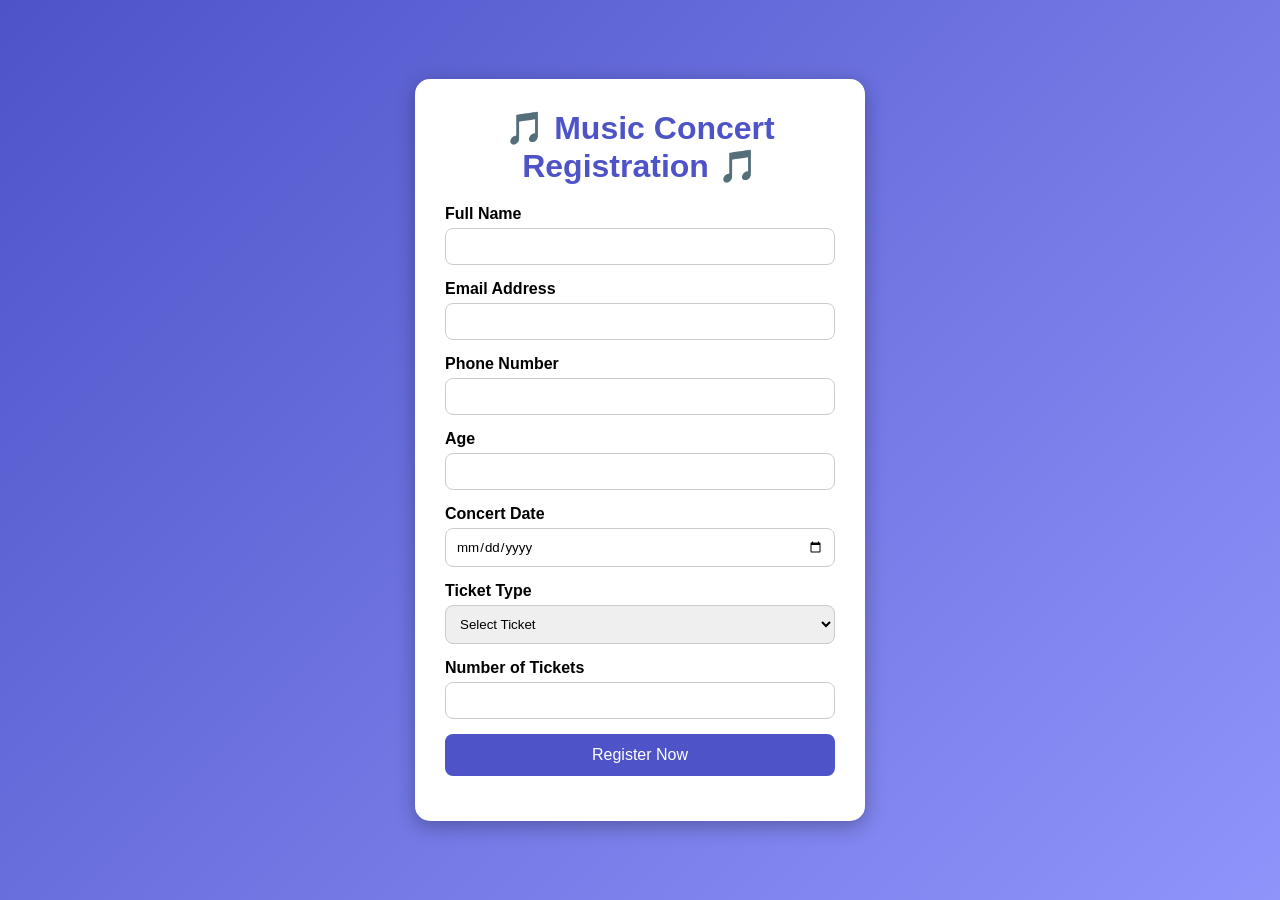
<file: Experiment 10 case study/index.html>
<!DOCTYPE html>
<html lang="en">
<head>
    <meta charset="UTF-8">
    <meta name="viewport" content="width=device-width, initial-scale=1.0">
    <title>Music Concert Registration</title>
    <link rel="stylesheet" href="style.css">
</head>
<body>

    <div class="container">
        <h1>🎵 Music Concert Registration 🎵</h1>

        <form id="concertForm">
            <div class="form-group">
                <label>Full Name</label>
                <input type="text" id="name" required>
            </div>

            <div class="form-group">
                <label>Email Address</label>
                <input type="email" id="email" required>
            </div>

            <div class="form-group">
                <label>Phone Number</label>
                <input type="tel" id="phone" required>
            </div>

            <div class="form-group">
                <label>Age</label>
                <input type="number" id="age" min="10" max="100" required>
            </div>

            <div class="form-group">
                <label>Concert Date</label>
                <input type="date" id="date" required>
            </div>

            <div class="form-group">
                <label>Ticket Type</label>
                <select id="ticket" required>
                    <option value="">Select Ticket</option>
                    <option>General Admission</option>
                    <option>VIP</option>
                    <option>Premium</option>
                </select>
            </div>

            <div class="form-group">
                <label>Number of Tickets</label>
                <input type="number" id="tickets" min="1" max="10" required>
            </div>

            <button type="submit">Register Now</button>
        </form>

        <div id="message"></div>
    </div>

    <script src="script.js"></script>
</body>
</html>
</file>
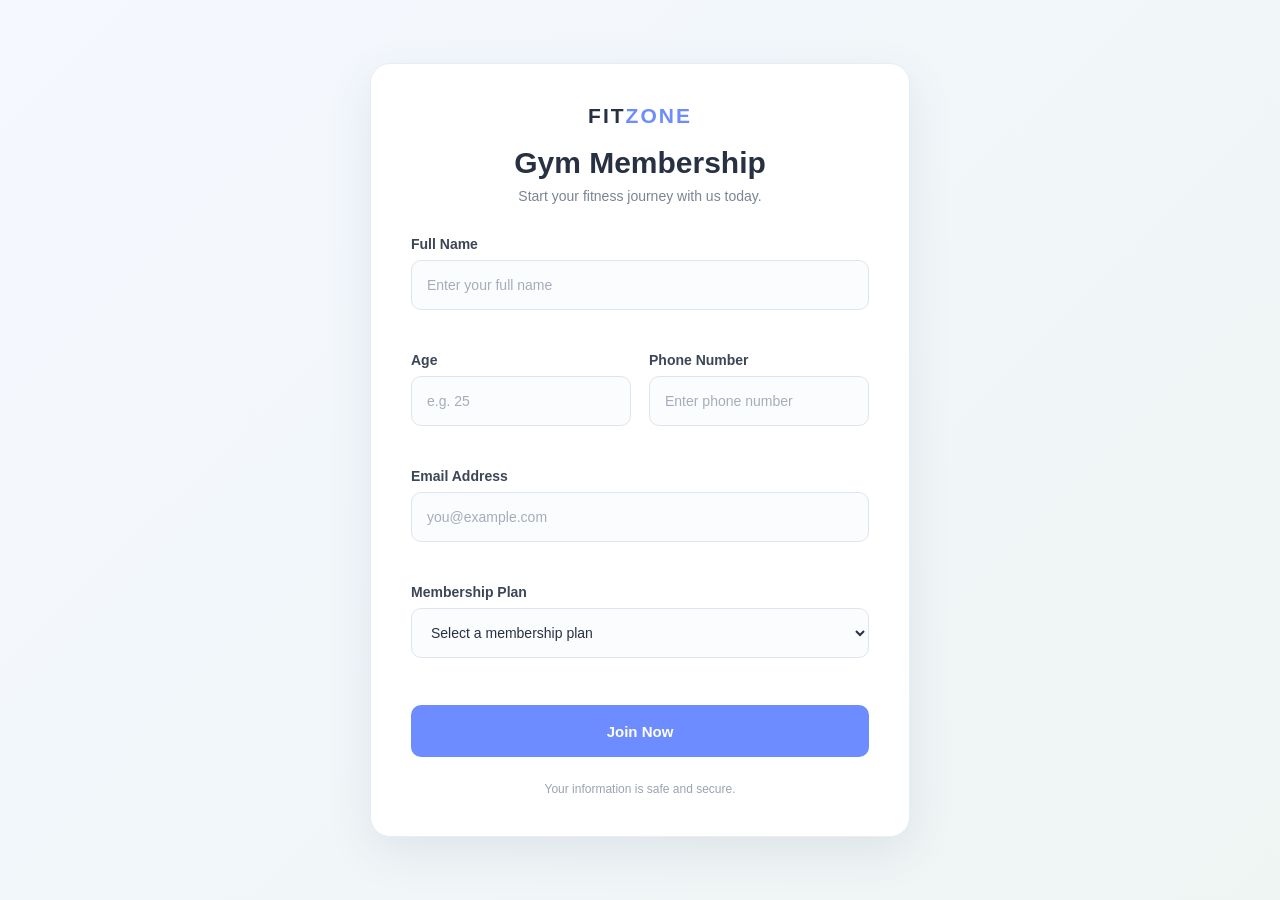
<file: Experiment 8/index.html>
<!DOCTYPE html>
<html lang="en">
<head>
    <meta charset="UTF-8">
    <meta name="viewport" content="width=device-width, initial-scale=1.0">

    <title>Gym Membership Form</title>

    <link rel="stylesheet" href="style.css">
</head>

<body>

    <main class="page-container">

        <section class="membership-card">

            <div class="form-header">
                <div class="logo">FIT<span>ZONE</span></div>
                <h1>Gym Membership</h1>
                <p>Start your fitness journey with us today.</p>
            </div>

            <form id="membershipForm" novalidate>

                <!-- Name -->
                <div class="form-group">
                    <label for="name">Full Name</label>
                    <input
                        type="text"
                        id="name"
                        name="name"
                        placeholder="Enter your full name"
                        autocomplete="name"
                        required
                    >
                    <small class="error-message" id="nameError"></small>
                </div>

                <!-- Age -->
                <div class="form-row">

                    <div class="form-group">
                        <label for="age">Age</label>
                        <input
                            type="number"
                            id="age"
                            name="age"
                            placeholder="e.g. 25"
                            min="16"
                            max="100"
                            required
                        >
                        <small class="error-message" id="ageError"></small>
                    </div>

                    <!-- Phone -->
                    <div class="form-group">
                        <label for="phone">Phone Number</label>
                        <input
                            type="tel"
                            id="phone"
                            name="phone"
                            placeholder="Enter phone number"
                            autocomplete="tel"
                            required
                        >
                        <small class="error-message" id="phoneError"></small>
                    </div>

                </div>

                <!-- Email -->
                <div class="form-group">
                    <label for="email">Email Address</label>
                    <input
                        type="email"
                        id="email"
                        name="email"
                        placeholder="you@example.com"
                        autocomplete="email"
                        required
                    >
                    <small class="error-message" id="emailError"></small>
                </div>

                <!-- Membership Plan -->
                <div class="form-group">
                    <label for="membershipPlan">Membership Plan</label>

                    <select id="membershipPlan" name="membershipPlan" required>
                        <option value="">Select a membership plan</option>
                        <option value="Basic">Basic — ₹999 / Month</option>
                        <option value="Standard">Standard — ₹1,499 / Month</option>
                        <option value="Premium">Premium — ₹1,999 / Month</option>
                        <option value="Annual">Annual — ₹19,999 / Year</option>
                    </select>

                    <small class="error-message" id="planError"></small>
                </div>

                <button type="submit" class="submit-btn">
                    Join Now
                </button>

                <div id="successMessage" class="success-message">
                    Membership application submitted successfully!
                </div>

            </form>

            <p class="form-footer">
                Your information is safe and secure.
            </p>

        </section>

    </main>

    <script src="script.js"></script>

</body>
</html>
</file>
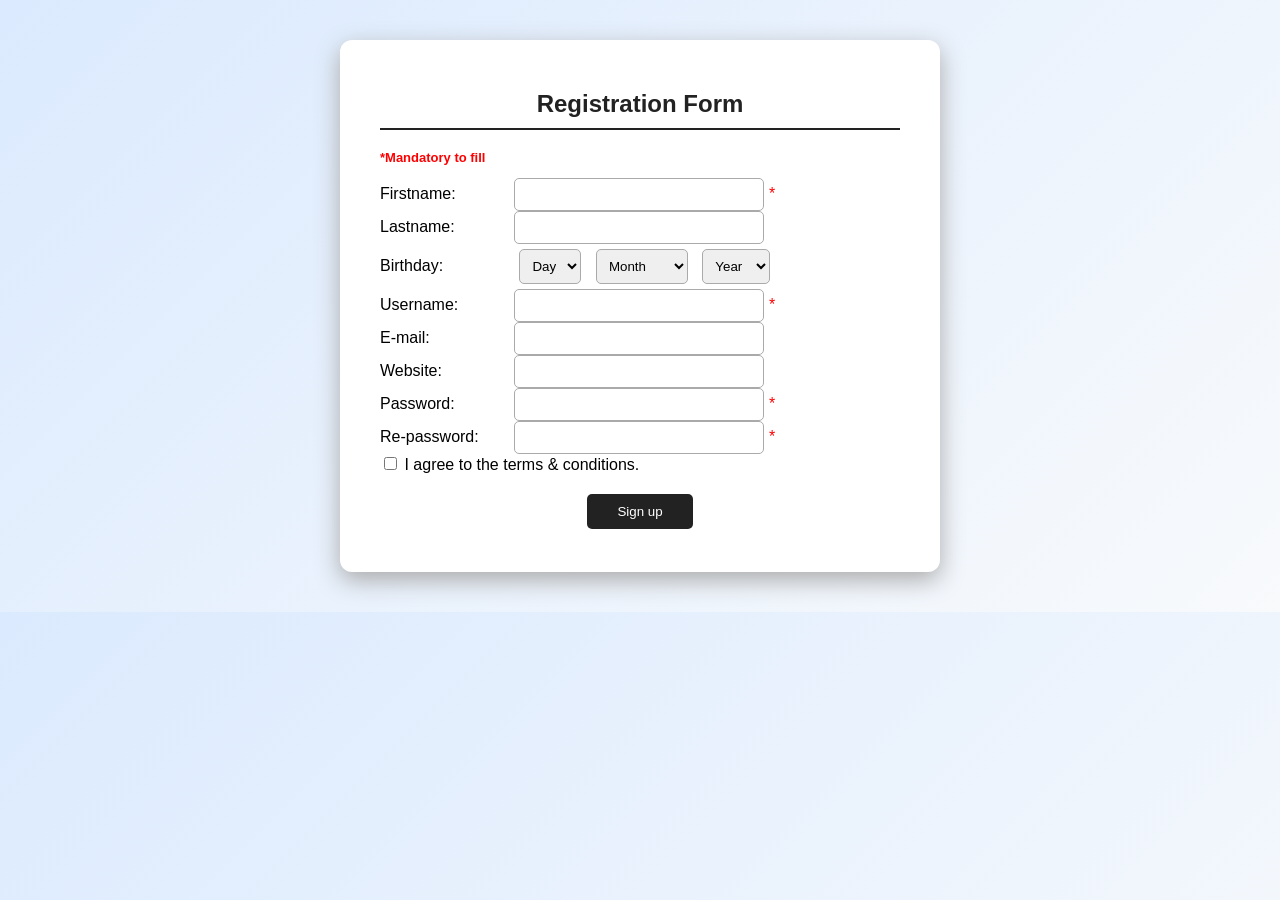
<file: expt 7/index.html>
<!DOCTYPE html>
<html>
<head>
    <title>Registration Form</title>
    <link rel="stylesheet" href="style.css">
</head>

<body>

<form id="myForm">

    <h2>Registration Form</h2>
    <p>*Mandatory to fill</p>

    <label>Firstname:</label>
    <input type="text" id="fname">
    <span>*</span><br>

    <label>Lastname:</label>
    <input type="text" id="lname"><br>

    <label>Birthday:</label>
    <select id="day">
        <option>Day</option>
        <option>1</option>
        <option>2</option>
        <option>3</option>
        <option>4</option>
        <option>5</option>
    </select>

    <select id="month">
        <option>Month</option>
        <option>January</option>
        <option>February</option>
        <option>March</option>
    </select>

    <select id="year">
        <option>Year</option>
        <option>2000</option>
        <option>2001</option>
        <option>2002</option>
    </select>
    <br>

    <label>Username:</label>
    <input type="text" id="user">
    <span>*</span><br>

    <label>E-mail:</label>
    <input type="text" id="email"><br>

    <label>Website:</label>
    <input type="text" id="website"><br>

    <label>Password:</label>
    <input type="password" id="pass">
    <span>*</span><br>

    <label>Re-password:</label>
    <input type="password" id="repass">
    <span>*</span><br>

    <input type="checkbox" id="terms">
    I agree to the terms & conditions.<br>

    <button type="submit">Sign up</button>

    <p id="message"></p>

</form>

<script src="script.js"></script>

</body>
</html>
</file>
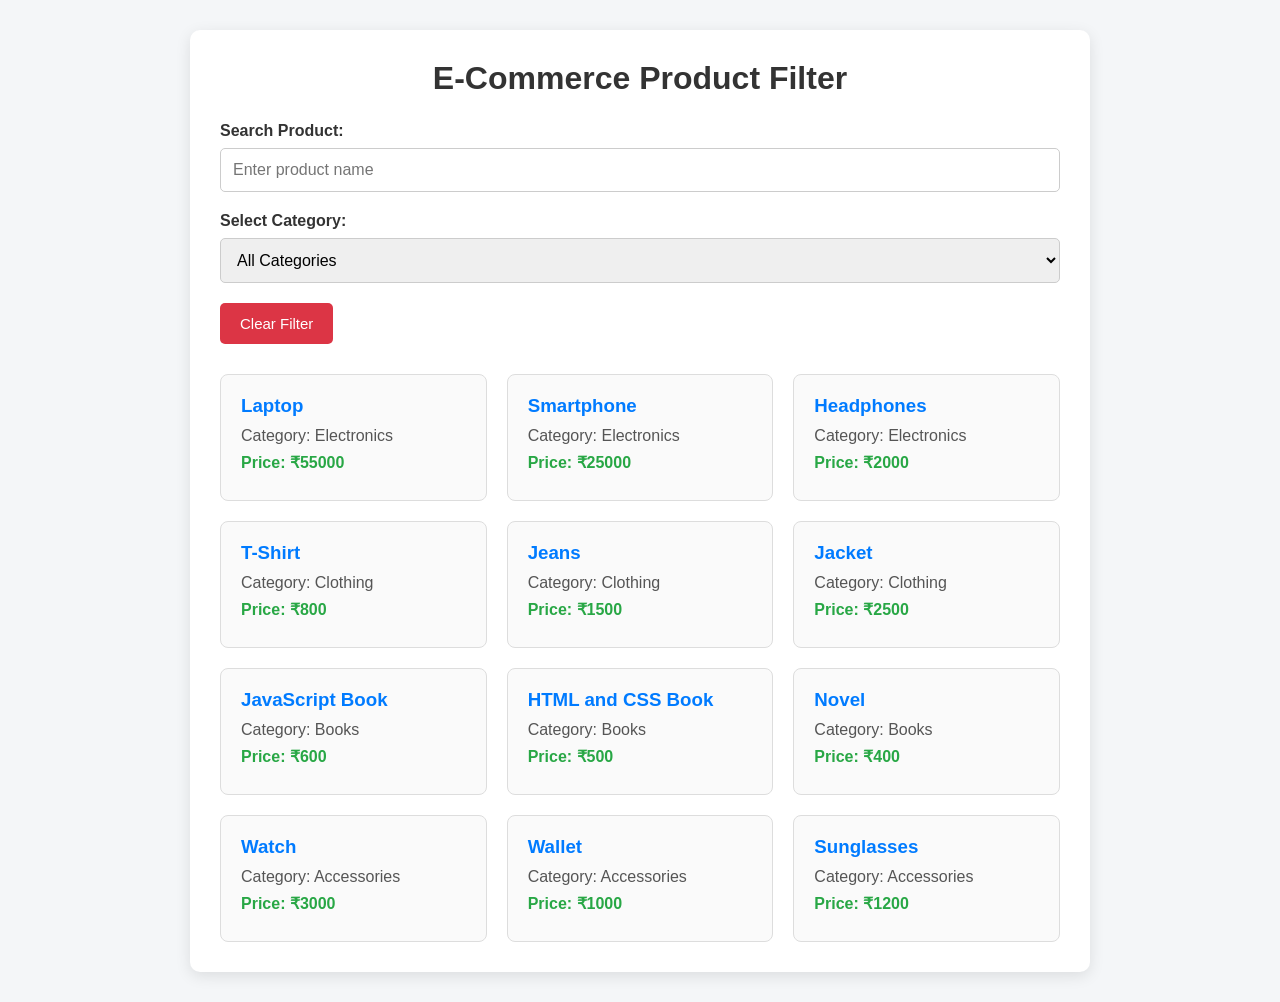
<file: Experiment 8/Experiment 8 case studies/index.html>
<!DOCTYPE html>
<html lang="en">
<head>
    <meta charset="UTF-8">
    <meta name="viewport" content="width=device-width, initial-scale=1.0">
    <title>E-Commerce Product Filter</title>

    <!-- CSS File -->
    <link rel="stylesheet" href="style.css">
</head>

<body>

    <div class="container">
        <h1>E-Commerce Product Filter</h1>

        <!-- Search Form -->
        <form id="filterForm">

            <div class="filter-section">
                <label for="searchBox">Search Product:</label>
                <input
                    type="text"
                    id="searchBox"
                    placeholder="Enter product name"
                >
                <p id="errorMessage"></p>
            </div>

            <div class="filter-section">
                <label for="category">Select Category:</label>

                <select id="category">
                    <option value="all">All Categories</option>
                    <option value="Electronics">Electronics</option>
                    <option value="Clothing">Clothing</option>
                    <option value="Books">Books</option>
                    <option value="Accessories">Accessories</option>
                </select>
            </div>

            <button type="button" id="clearBtn">
                Clear Filter
            </button>

        </form>

        <!-- Products -->
        <div id="productList" class="products"></div>

        <p id="noProducts">No products found</p>
    </div>

    <!-- JavaScript File -->
    <script src="script.js"></script>

</body>
</html>
</file>
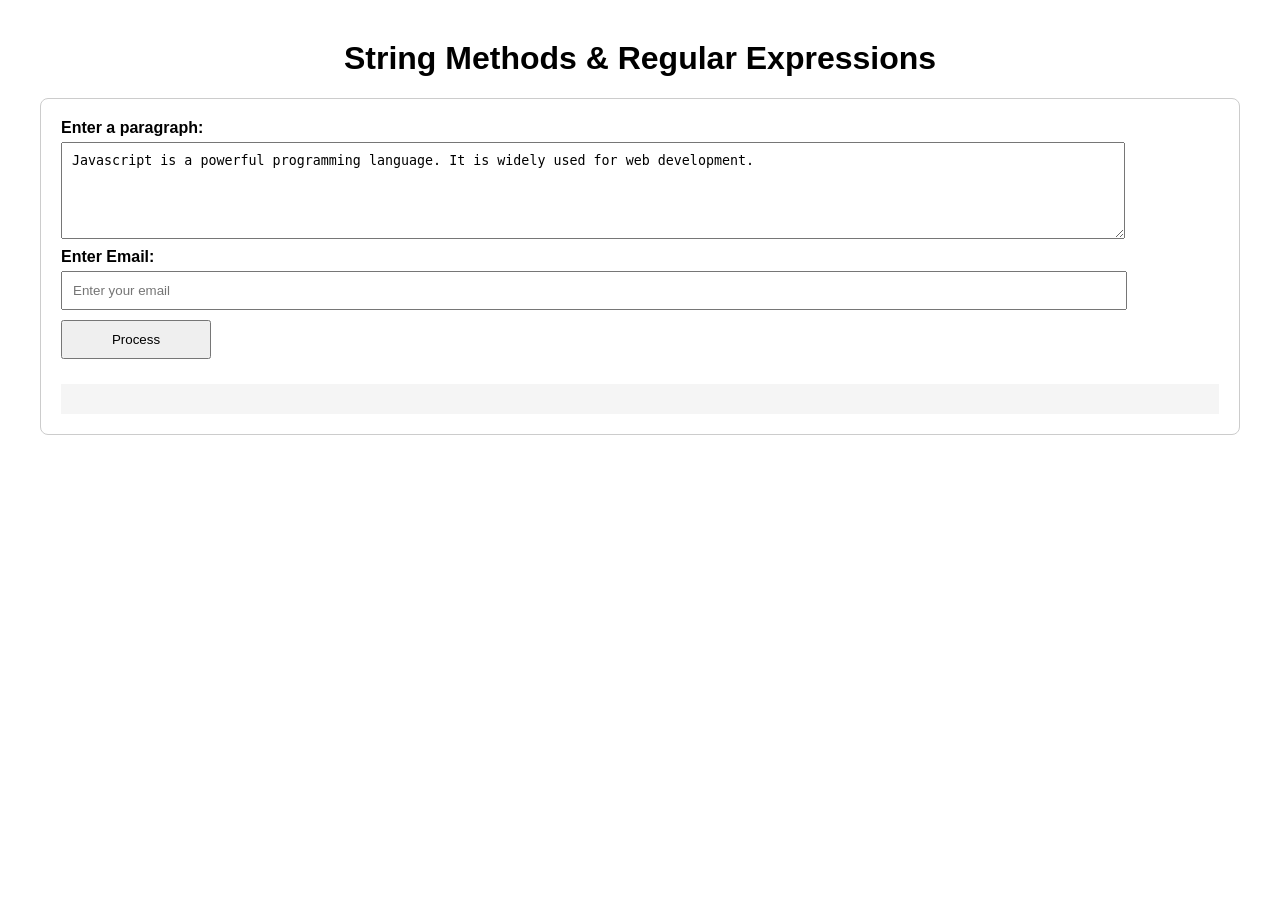
<file: Expt 4/expt6/index.html>
<!DOCTYPE html>
<html>
    <head>
        <title>
            String Methods and Regular Expressions
        </title>

        <style>
            body {
                font-family: Arial, sans-serif;
                margin: 40px;
            }

            h1 {
                text-align: center;
            }

            .box {
                border: 1px solid #ccc;
                padding: 20px;
                margin-top: 20px;
                border-radius: 8px;
            } 

            input, textarea, button {
                padding: 10px;
                margin: 5px 0;
                width: 90%;
            }

            button {
                width: 150px;
                cursor: pointer;
            }

            #output {
                margin-top: 20px;
                padding: 15px;
                background-color: #f5f5f5;
            } 
        </style>
    </head>

    <body>
        <h1>String Methods & Regular Expressions</h1>
        <div class="box">
            <label><b>Enter a paragraph:</b></label> <br>

            <textarea id="paragraph" rows="5">Javascript is a powerful programming language. It is widely used for web development.
            </textarea>
            <br>

            <label><b>Enter Email:</b></label> <br> 
            <input type="text" id="email" placeholder="Enter your email"> <br>

            <button onclick="processString()">Process</button>
            <div id="output"></div>
        </div>

        <script>
            function processString() {
                let paragraph = document.getElementById("paragraph").value;
                let email = document.getElementById("email").value; 

                let words = paragraph.split(/\s+/);

                let vowels = paragraph.match(/[aeiou]/gi); 
                let vowelCount = vowels ? vowels.length : 0; 

                let replacedParagraph = paragraph.replace(
                    /JavaScript/gi, 
                    "JavaScript Programming"
                ); 

                let searchWord = "powerful"; 
                let position = paragraph.indexOf(searchWord); 

                let emailRegex = 
                /^[a-zA-Z0-9._%+-]+@[a-zA-Z0-9.-]+\.[a-zA-Z]{2,}$/; 

                let emailResult; 

                if(emailRegex.test(email)) {
                    emailResult = "Valid Email Address"; 
                } else {
                    emailResult = "Invalid Email Address";
                }
                let emailText = 
                "For queries contact student@example.com or admin@college.edu"; 

                let extractedEmails = emailText.match(
                    /[a-zA-Z0-9._%+-]+@[a-zA-z0-9.-]+\.[a-zA-Z]{2,}/g 
                ); 

                let reeversedParagraph = paragraph.split("").reverse().join(""); 

                document.getElementById("output").innerHTML = `
                <h3>1. Original Paragraph</h3>
                <p>${paragraph}</p> 

                <h3> 2. split() - Words </h3>
                <p> ${words.join(",")}</p>

                <h3> 3. match() - Vowels </h3>
                <p> {vowels ? vowels.join(", "): "NO VOWELS FOUND!"}</p>

                <h3> 4. Vowel Count </h3>
                <p> Total number of vowels: <b>${vowelCount}</b></p>

                <h3> 5. replace() - Replace Text </h3>
                <p> ${replacedParagraph} </p>

                <h3> 6. indexOf() - Search Word </h3>
                <p>
                    Position of "<b> ${searchWord}</b>":
                    <b> ${position} </b>
                </p>

                <h3> 7. Email Validation using Regex </h3>
                <p>
                    Email: <b>${email}</b><br>
                    Result: <b>${emailResult}</b>
                </p>

                <h3> 8. Regex - Extracted Information </h3>
                <p>
                    ${extractedEmails ? extractedEmails.join("<br>") : "NO EMAIL ADDRESS FOUND!"}
                </p>

                <h3> 9. Reversed Paragraph </h3>
                <p> ${reeversedParagraph} </p>
                `;
            }
        </script>
    </body>
</html>
</file>
<file: Experiment 10 case study/style.css>
*{
    margin:0;
    padding:0;
    box-sizing:border-box;
    font-family:Arial, sans-serif;
}

body{
    background:linear-gradient(135deg,#4e54c8,#8f94fb);
    display:flex;
    justify-content:center;
    align-items:center;
    min-height:100vh;
}

.container{
    background:white;
    padding:30px;
    border-radius:15px;
    width:450px;
    box-shadow:0 5px 20px rgba(0,0,0,0.3);
}

h1{
    text-align:center;
    color:#4e54c8;
    margin-bottom:20px;
}

.form-group{
    margin-bottom:15px;
}

label{
    display:block;
    margin-bottom:5px;
    font-weight:bold;
}

input,
select{
    width:100%;
    padding:10px;
    border:1px solid #ccc;
    border-radius:8px;
}

button{
    width:100%;
    padding:12px;
    background:#4e54c8;
    color:white;
    border:none;
    border-radius:8px;
    font-size:16px;
    cursor:pointer;
}

button:hover{
    background:#353bb5;
}

#message{
    margin-top:15px;
    text-align:center;
    font-weight:bold;
}
</file>
<file: Experiment 8/style.css>
/* =========================================
   Global Styles
========================================= */

* {
    margin: 0;
    padding: 0;
    box-sizing: border-box;
}

:root {
    --primary: #6c8cff;
    --primary-dark: #5574e8;
    --background: #f4f7fb;
    --card: #ffffff;
    --text: #273142;
    --muted: #7b8494;
    --border: #dfe5ee;
    --input-bg: #fbfcfe;
    --error: #e05d6f;
    --success: #3a9b72;
}

body {
    font-family: "Segoe UI", Arial, sans-serif;
    background: linear-gradient(135deg, #f5f8ff, #eef5f3);
    color: var(--text);
    min-height: 100vh;
}

/* =========================================
   Page Layout
========================================= */

.page-container {
    min-height: 100vh;
    display: flex;
    align-items: center;
    justify-content: center;
    padding: 40px 20px;
}

/* =========================================
   Membership Card
========================================= */

.membership-card {
    width: 100%;
    max-width: 540px;
    background: var(--card);
    padding: 40px;
    border-radius: 20px;
    border: 1px solid #e8edf4;
    box-shadow: 0 15px 45px rgba(61, 78, 104, 0.10);
}

/* =========================================
   Header
========================================= */

.form-header {
    text-align: center;
    margin-bottom: 32px;
}

.logo {
    display: inline-block;
    margin-bottom: 18px;
    font-size: 21px;
    font-weight: 800;
    letter-spacing: 2px;
    color: var(--text);
}

.logo span {
    color: var(--primary);
}

.form-header h1 {
    font-size: 30px;
    font-weight: 700;
    margin-bottom: 8px;
}

.form-header p {
    color: var(--muted);
    font-size: 14px;
}

/* =========================================
   Form
========================================= */

.form-group {
    margin-bottom: 20px;
}

.form-row {
    display: grid;
    grid-template-columns: 1fr 1fr;
    gap: 18px;
}

label {
    display: block;
    margin-bottom: 8px;
    font-size: 14px;
    font-weight: 600;
    color: #3c4656;
}

input,
select {
    width: 100%;
    height: 50px;
    padding: 0 15px;
    border: 1px solid var(--border);
    border-radius: 10px;
    background: var(--input-bg);
    color: var(--text);
    font-size: 14px;
    outline: none;
    transition: all 0.2s ease;
}

input::placeholder {
    color: #a5adba;
}

input:focus,
select:focus {
    border-color: var(--primary);
    background: #ffffff;
    box-shadow: 0 0 0 3px rgba(108, 140, 255, 0.10);
}

input.invalid,
select.invalid {
    border-color: var(--error);
}

/* =========================================
   Error Messages
========================================= */

.error-message {
    display: block;
    min-height: 17px;
    margin-top: 5px;
    color: var(--error);
    font-size: 12px;
}

/* =========================================
   Submit Button
========================================= */

.submit-btn {
    width: 100%;
    height: 52px;
    margin-top: 5px;
    border: none;
    border-radius: 10px;
    background: var(--primary);
    color: #ffffff;
    font-size: 15px;
    font-weight: 600;
    cursor: pointer;
    transition: all 0.25s ease;
}

.submit-btn:hover {
    background: var(--primary-dark);
    transform: translateY(-1px);
    box-shadow: 0 8px 18px rgba(108, 140, 255, 0.20);
}

.submit-btn:active {
    transform: translateY(0);
}

/* =========================================
   Success Message
========================================= */

.success-message {
    display: none;
    margin-top: 18px;
    padding: 13px 15px;
    border-radius: 9px;
    background: #edf9f3;
    color: var(--success);
    text-align: center;
    font-size: 13px;
    font-weight: 600;
}

.success-message.show {
    display: block;
}

/* =========================================
   Footer
========================================= */

.form-footer {
    margin-top: 25px;
    text-align: center;
    color: #9aa3b1;
    font-size: 12px;
}

/* =========================================
   Responsive Design
========================================= */

@media (max-width: 600px) {

    .page-container {
        padding: 20px 14px;
    }

    .membership-card {
        padding: 28px 22px;
        border-radius: 16px;
    }

    .form-header h1 {
        font-size: 25px;
    }

    .form-row {
        grid-template-columns: 1fr;
        gap: 0;
    }

    input,
    select {
        height: 48px;
    }
}
</file>
<file: expt 7/style.css>
* {
    box-sizing: border-box;
}

body {
    margin: 0;
    padding: 40px;
    font-family: Arial;
    background: linear-gradient(135deg, #dbeafe, #f8fafc);
}

form {
    width: 600px;
    margin: auto;
    padding: 30px 40px;
    background: white;
    border-radius: 12px;
    box-shadow: 0 8px 25px #aaa;
}

h2 {
    text-align: center;
    color: #222;
    border-bottom: 2px solid #222;
    padding-bottom: 10px;
}

form p {
    color: red;
    font-size: 13px;
    font-weight: bold;
}

label {
    display: inline-block;
    width: 130px;
    margin: 7px 0;
}

input[type="text"],
input[type="password"] {
    width: 250px;
    padding: 8px;
    border: 1px solid #aaa;
    border-radius: 5px;
}

select {
    padding: 8px;
    margin: 5px;
    border: 1px solid #aaa;
    border-radius: 5px;
}

input:focus,
select:focus {
    outline: none;
    border-color: #2563eb;
    box-shadow: 0 0 5px #aaa;
}

span {
    color: red;
}

button {
    display: block;
    margin: 20px auto 5px;
    padding: 10px 30px;
    background: #222;
    color: white;
    border: none;
    border-radius: 5px;
    cursor: pointer;
}

button:hover {
    background: #555;
}

.valid {
    border: 2px solid green !important;
}

.invalid {
    border: 2px solid red !important;
}

#message {
    text-align: center;
}
</file>
<file: Experiment 8/Experiment 8 case studies/style.css>
* {
    box-sizing: border-box;
    margin: 0;
    padding: 0;
}

body {
    font-family: Arial, sans-serif;
    background-color: #f4f6f8;
    padding: 30px;
}

.container {
    max-width: 900px;
    margin: auto;
    background-color: white;
    padding: 30px;
    border-radius: 10px;
    box-shadow: 0 4px 15px rgba(0, 0, 0, 0.1);
}

h1 {
    text-align: center;
    color: #333;
    margin-bottom: 25px;
}

.filter-section {
    margin-bottom: 20px;
}

label {
    display: block;
    font-weight: bold;
    margin-bottom: 8px;
    color: #333;
}

input,
select {
    width: 100%;
    padding: 12px;
    border: 1px solid #ccc;
    border-radius: 5px;
    font-size: 16px;
}

input:focus,
select:focus {
    border-color: #007bff;
    outline: none;
}

#errorMessage {
    color: red;
    font-size: 14px;
    margin-top: 5px;
}

button {
    background-color: #dc3545;
    color: white;
    border: none;
    padding: 12px 20px;
    border-radius: 5px;
    cursor: pointer;
    font-size: 15px;
}

button:hover {
    background-color: #c82333;
}

.products {
    display: grid;
    grid-template-columns: repeat(auto-fit, minmax(200px, 1fr));
    gap: 20px;
    margin-top: 30px;
}

.product {
    border: 1px solid #ddd;
    border-radius: 8px;
    padding: 20px;
    background-color: #fafafa;
    transition: 0.3s;
}

.product:hover {
    transform: translateY(-3px);
    box-shadow: 0 4px 10px rgba(0, 0, 0, 0.1);
}

.product h3 {
    color: #007bff;
    margin-bottom: 10px;
}

.product p {
    color: #555;
    margin-bottom: 8px;
}

.price {
    font-weight: bold;
    color: #28a745 !important;
}

#noProducts {
    display: none;
    text-align: center;
    color: #777;
    font-size: 18px;
    margin-top: 30px;
}
</file>
